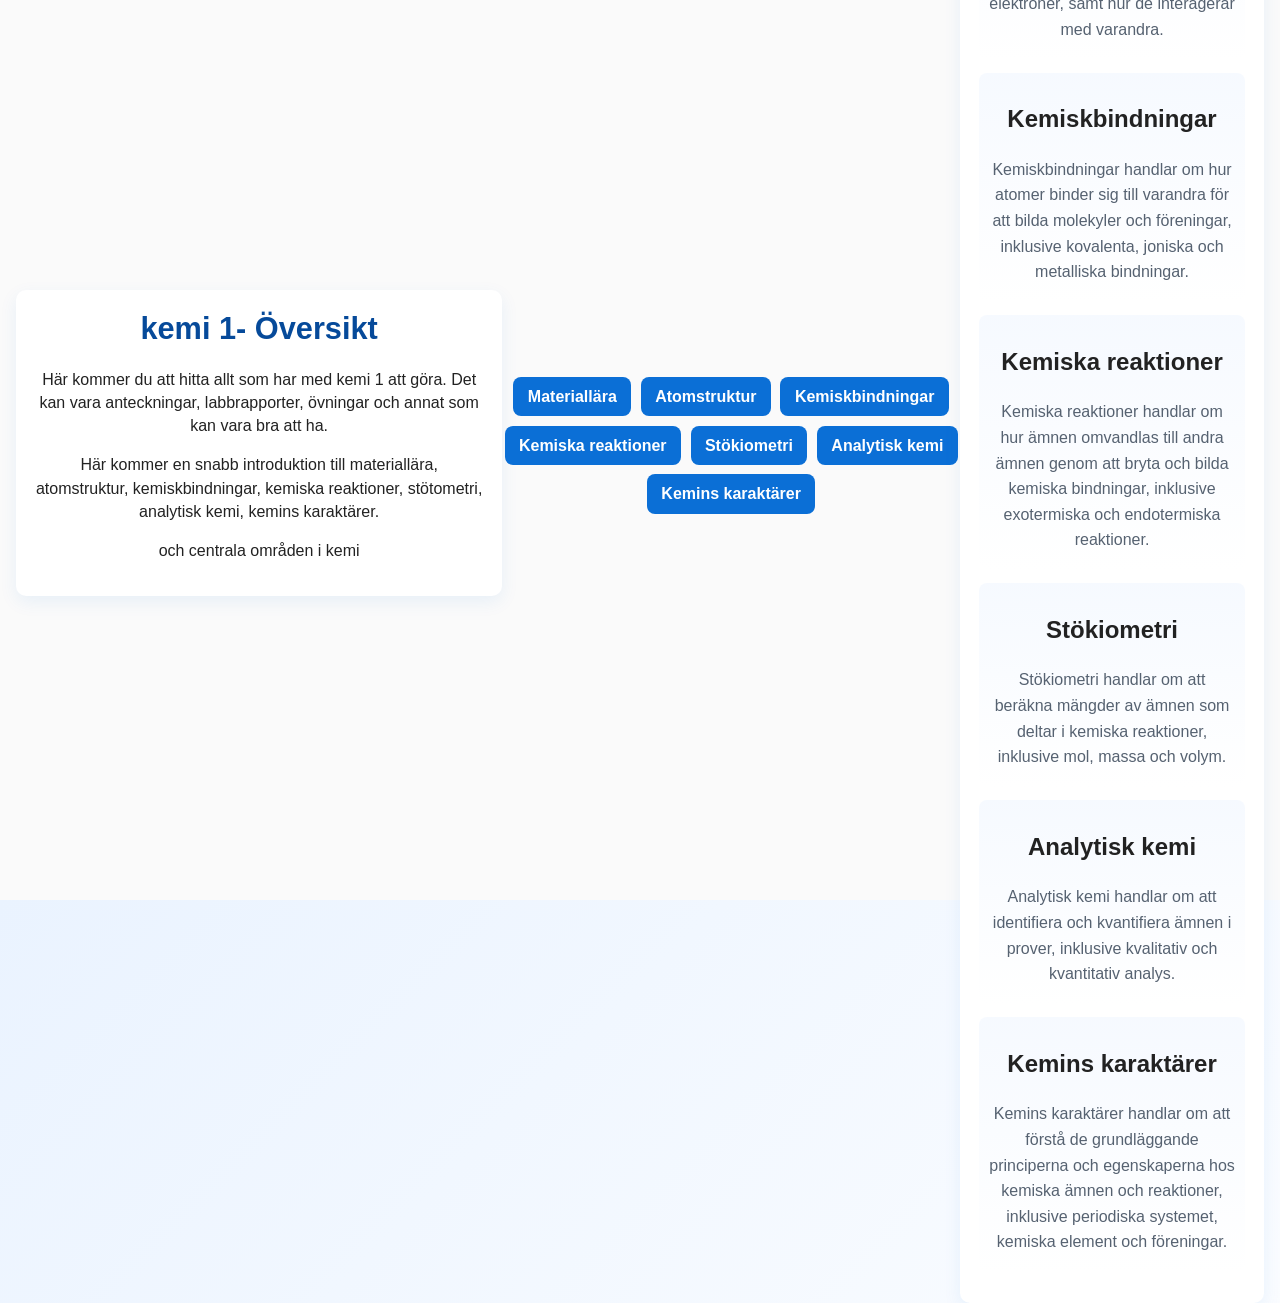
<file: Html-filer/index.html>
<!doctype html>
<html lang="sv">
  <head>
    <meta charset="UTF-8" />
    <meta name="viewport" content="width=device-width, initial-scale=1.0" />
    <title>kemi 1</title>
    <link rel="stylesheet" href="../Css-filer/style.css" />
  </head>
  <body>
    <header>
      <h1>kemi 1- Översikt</h1>
      <p>
        Här kommer du att hitta allt som har med kemi 1 att göra. Det kan vara
        anteckningar, labbrapporter, övningar och annat som kan vara bra att ha.
      </p>
      <p>
        Här kommer en snabb introduktion till materiallära, atomstruktur,
        kemiskbindningar, kemiska reaktioner, stötometri, analytisk kemi, kemins
        karaktärer.
      </p>
      <p>och centrala områden i kemi</p>
    </header>

    <nav>
      <ul>
        <li><a href="materiallara.html">Materiallära</a></li>
        <li><a href="atomstruktur.html">Atomstruktur</a></li>
        <li><a href="kemiskbindningar.html">Kemiskbindningar</a></li>
        <li><a href="kemiskareaktioner.html">Kemiska reaktioner</a></li>
        <li><a href="stotometri.html">Stökiometri</a></li>
        <li><a href="analytiskkemi.html">Analytisk kemi</a></li>
        <li><a href="keminskaraktarer.html">Kemins karaktärer</a></li>
      </ul>
    </nav>
    <main>
      <section id="materiallara">
        <h2>Materiallära</h2>
        <p>
          Materiallära handlar om att förstå och använda olika material, deras
          egenskaper och hur de kan användas i olika sammanhang.
        </p>
      </section>
      <section id="atomstruktur">
        <h2>Atomstruktur</h2>
        <p>
          Atomstruktur handlar om att förstå hur atomer är uppbyggda, inklusive
          deras kärna och elektroner, samt hur de interagerar med varandra.
        </p>
      </section>
      <section id="kemiskbindningar">
        <h2>Kemiskbindningar</h2>
        <p>
          Kemiskbindningar handlar om hur atomer binder sig till varandra för
          att bilda molekyler och föreningar, inklusive kovalenta, joniska och
          metalliska bindningar.
        </p>
      </section>
      <section id="kemiskareaktioner">
        <h2>Kemiska reaktioner</h2>
        <p>
          Kemiska reaktioner handlar om hur ämnen omvandlas till andra ämnen
          genom att bryta och bilda kemiska bindningar, inklusive exotermiska
          och endotermiska reaktioner.
        </p>
      </section>
      <section id="stotometri">
        <h2>Stökiometri</h2>
        <p>
          Stökiometri handlar om att beräkna mängder av ämnen som deltar i
          kemiska reaktioner, inklusive mol, massa och volym.
        </p>
      </section>
      <section id="analytiskkemi">
        <h2>Analytisk kemi</h2>
        <p>
          Analytisk kemi handlar om att identifiera och kvantifiera ämnen i
          prover, inklusive kvalitativ och kvantitativ analys.
        </p>
      </section>
      <section id="keminskaraktarer">
        <h2>Kemins karaktärer</h2>
        <p>
          Kemins karaktärer handlar om att förstå de grundläggande principerna
          och egenskaperna hos kemiska ämnen och reaktioner, inklusive
          periodiska systemet, kemiska element och föreningar.
        </p>
      </section>
    </main>
  </body>
</html>
</file>
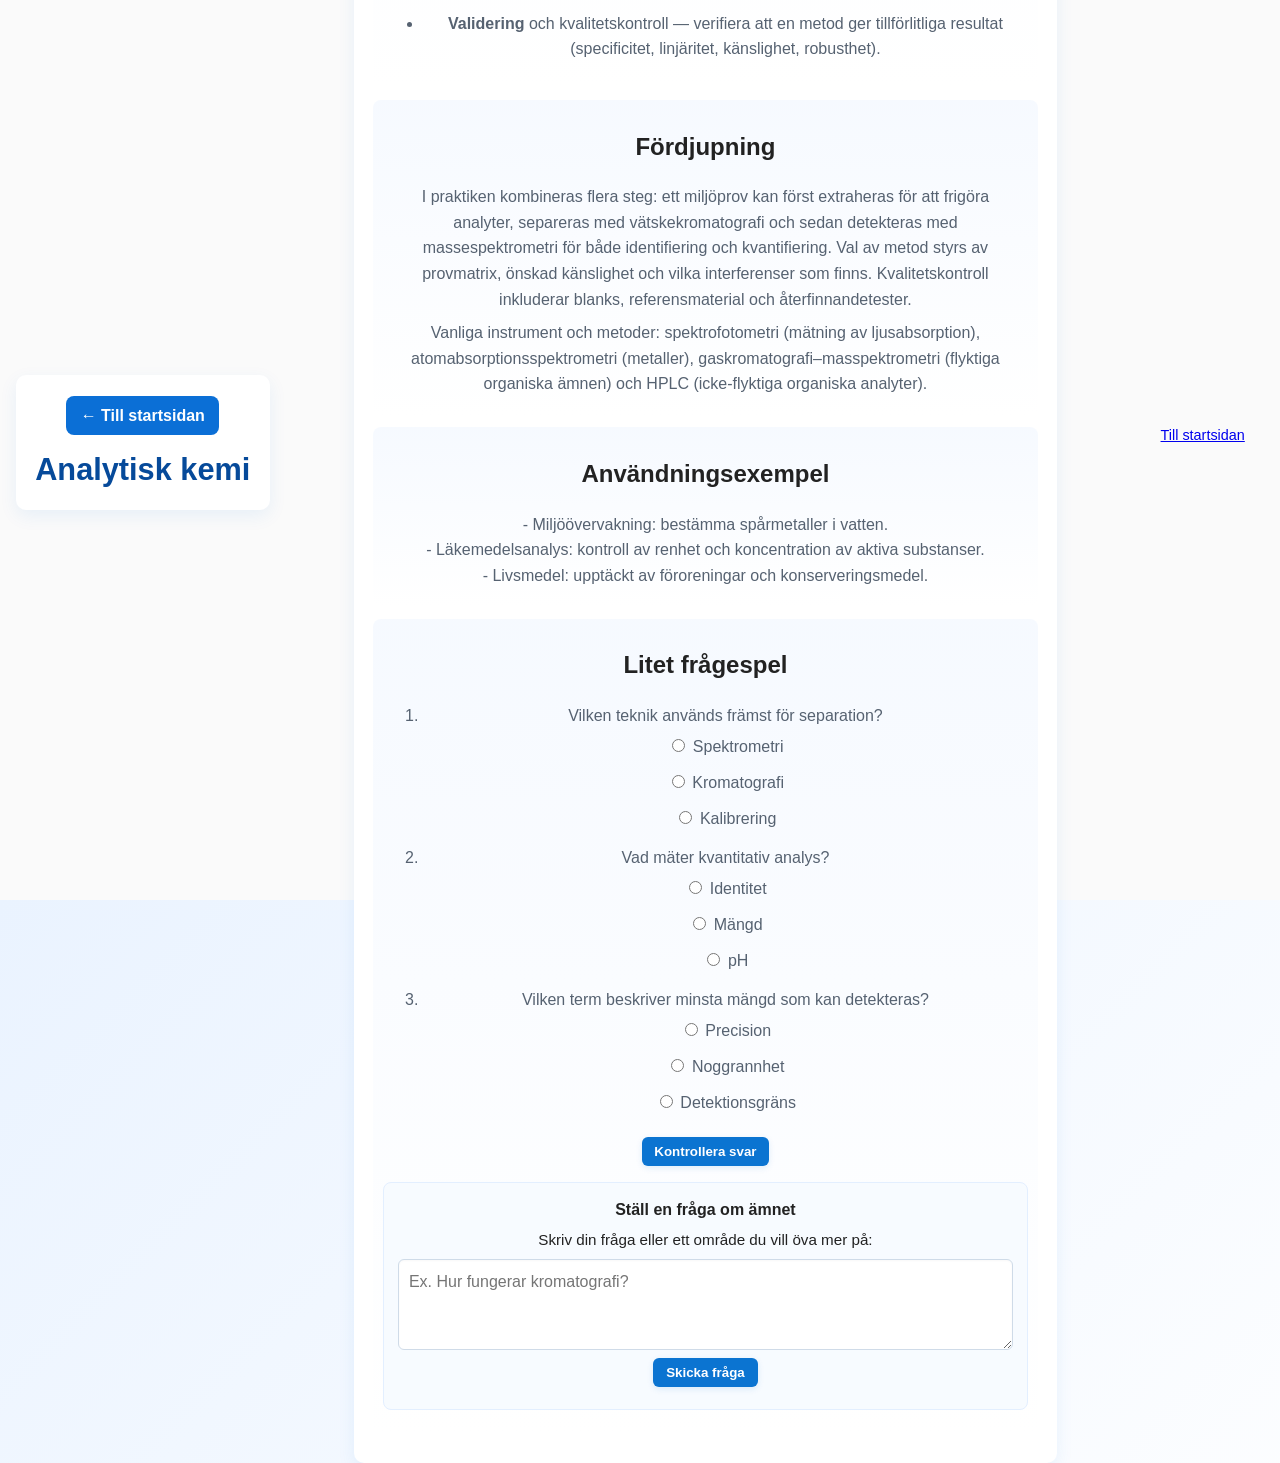
<file: Html-filer/analytiskkemi.html>
<!doctype html>
<html lang="sv">
  <head>
    <meta charset="UTF-8" />
    <meta name="viewport" content="width=device-width, initial-scale=1.0" />
    <title>Analytisk kemi</title>
    <link rel="stylesheet" href="../Css-filer/style.css" />
  </head>
  <body>
    <header>
      <nav>
        <a href="../index.html">← Till startsidan</a>
      </nav>
      <h1>Analytisk kemi</h1>
    </header>

    <main>
      <section>
        <h2>Begrepp</h2>
        <ul>
          <li>
            <strong>Kvalitativ analys</strong> — identifiera vilka ämnen som
            finns i ett prov (t.ex. påvisning av joner eller organiska
            funktionella grupper).
          </li>
          <li>
            <strong>Kvantitativ analys</strong> — bestämma mängden av ett ämne
            med numeriska metoder (t.ex. koncentration i mg/L eller mol/L).
          </li>
          <li>
            <strong>Provberedning</strong> — förbehandling som kan inkludera
            homogenisering, extraktion, filtrering, spädning eller nedbrytning
            för att få provet mätbart.
          </li>
          <li>
            <strong>Separation</strong> — tekniker som kromatografi eller
            elektrofores används för att dela upp komplexa blandningar innan
            detektion.
          </li>
          <li>
            <strong>Detektion</strong> — instrumentella metoder (spektrometri,
            massespektrometri, elektrokemi) som omvandlar en kemisk egenskap
            till en mätbar signal.
          </li>
          <li>
            <strong>Kalibrering</strong> — upprätta samband mellan signal och
            koncentration med standardserier; viktig för noggrannhet och
            spårbarhet.
          </li>
          <li>
            <strong>Noggrannhet</strong> och <strong>precision</strong> —
            noggrannhet är hur nära ett mått är det sanna värdet; precision är
            upprepbarheten mellan mätningar.
          </li>
          <li>
            <strong>Detektionsgräns</strong> — lägsta mängd som kan urskiljas
            från bakgrund; styr val av metod för spåranalyser.
          </li>
          <li>
            <strong>Validering</strong> och kvalitetskontroll — verifiera att en
            metod ger tillförlitliga resultat (specificitet, linjäritet,
            känslighet, robusthet).
          </li>
        </ul>
      </section>

      <section>
        <h2>Fördjupning</h2>
        <p>
          I praktiken kombineras flera steg: ett miljöprov kan först extraheras
          för att frigöra analyter, separeras med vätskekromatografi och sedan
          detekteras med massespektrometri för både identifiering och
          kvantifiering. Val av metod styrs av provmatrix, önskad känslighet och
          vilka interferenser som finns. Kvalitetskontroll inkluderar blanks,
          referensmaterial och återfinnandetester.
        </p>
        <p>
          Vanliga instrument och metoder: spektrofotometri (mätning av
          ljusabsorption), atomabsorptionsspektrometri (metaller),
          gaskromatografi–masspektrometri (flyktiga organiska ämnen) och HPLC
          (icke-flyktiga organiska analyter).
        </p>
      </section>

      <section>
        <h2>Användningsexempel</h2>
        <p>
          - Miljöövervakning: bestämma spårmetaller i vatten.<br />
          - Läkemedelsanalys: kontroll av renhet och koncentration av aktiva
          substanser.<br />
          - Livsmedel: upptäckt av föroreningar och konserveringsmedel.
        </p>
      </section>

      <section>
        <h2>Litet frågespel</h2>
        <form id="quiz">
          <ol>
            <li>
              Vilken teknik används främst för separation?
              <div>
                <label
                  ><input type="radio" name="q1" value="a" />
                  Spektrometri</label
                >
              </div>
              <div>
                <label
                  ><input type="radio" name="q1" value="b" />
                  Kromatografi</label
                >
              </div>
              <div>
                <label
                  ><input type="radio" name="q1" value="c" /> Kalibrering</label
                >
              </div>
            </li>
            <li>
              Vad mäter kvantitativ analys?
              <div>
                <label
                  ><input type="radio" name="q2" value="a" /> Identitet</label
                >
              </div>
              <div>
                <label><input type="radio" name="q2" value="b" /> Mängd</label>
              </div>
              <div>
                <label><input type="radio" name="q2" value="c" /> pH</label>
              </div>
            </li>
            <li>
              Vilken term beskriver minsta mängd som kan detekteras?
              <div>
                <label
                  ><input type="radio" name="q3" value="a" /> Precision</label
                >
              </div>
              <div>
                <label
                  ><input type="radio" name="q3" value="b" /> Noggrannhet</label
                >
              </div>
              <div>
                <label
                  ><input type="radio" name="q3" value="c" />
                  Detektionsgräns</label
                >
              </div>
            </li>
          </ol>
          <button type="button" id="checkanalytisk">Kontrollera svar</button>
        </form>

        <!-- Ny ruta där användaren kan ställa en övningsfråga om ämnet -->
        <section aria-labelledby="ovningsrubrik" class="ovning">
          <h3 id="ovningsrubrik">Ställ en fråga om ämnet</h3>
          <form id="ovningsformular">
            <label for="ovningsfalt"
              >Skriv din fråga eller ett område du vill öva mer på:</label
            >
            <textarea
              id="ovningsfalt"
              name="ovningsfalt"
              rows="3"
              placeholder="Ex. Hur fungerar kromatografi?"
            ></textarea>
            <div>
              <button type="submit">Skicka fråga</button>
            </div>
          </form>
          <p id="ovningsresultat" aria-live="polite"></p>
        </section>
      </section>
    </main>

    <footer>
      <p><a href="../index.html">Till startsidan</a></p>
    </footer>

    <script src="../JavaScript-filer/slutprojekt.js"></script>
  </body>
</html>
</file>
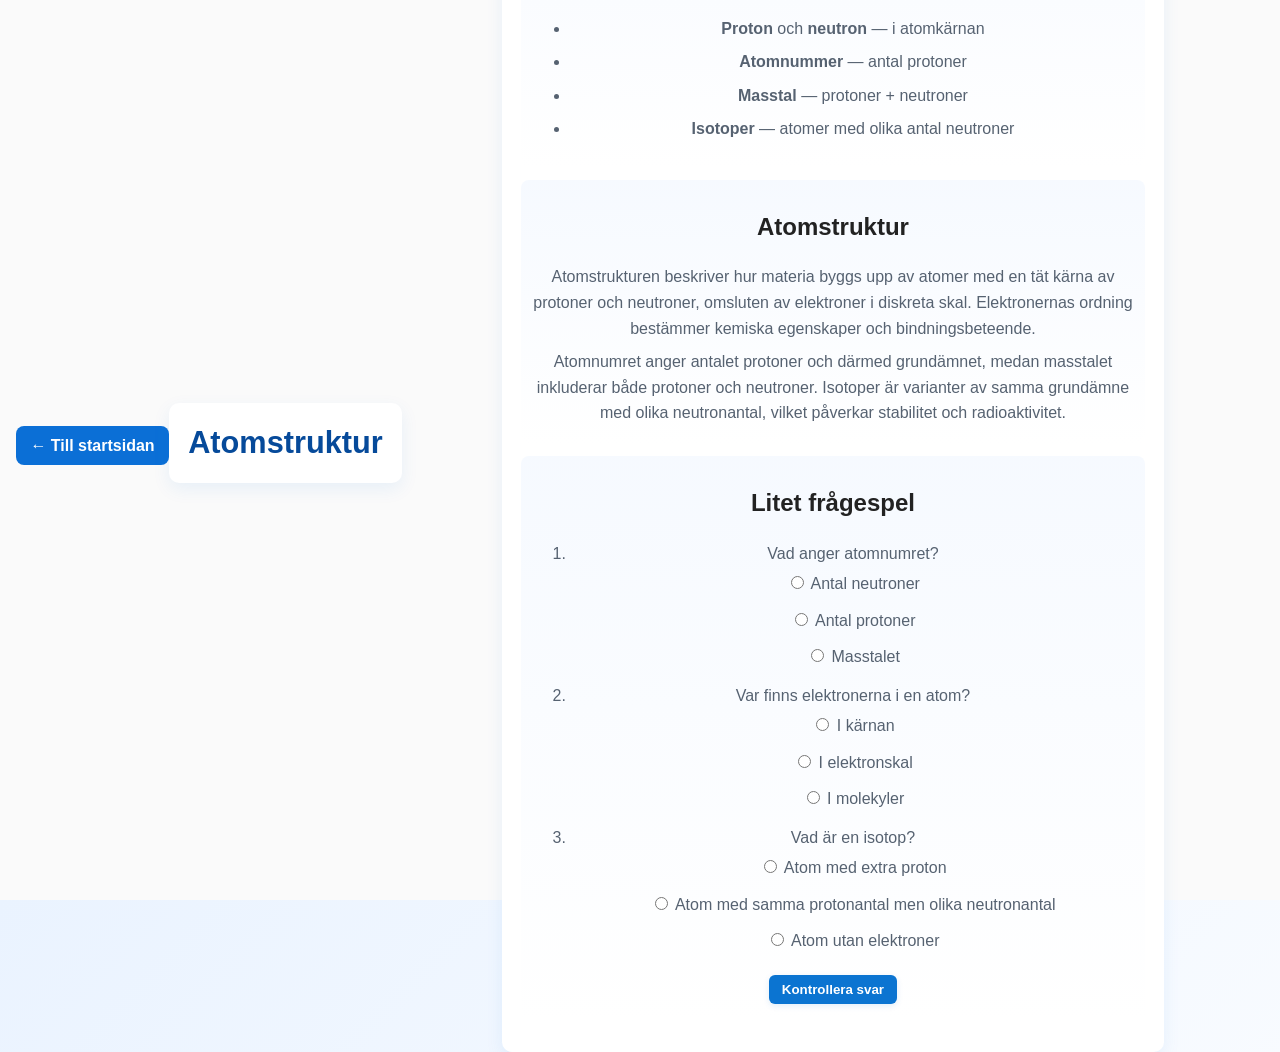
<file: Html-filer/atomstruktur.html>
<!doctype html>
<html lang="sv">
  <head>
    <meta charset="utf-8" />
    <meta name="viewport" content="width=device-width, initial-scale=1" />
    <title>Atomstruktur</title>
    <link rel="stylesheet" href="../Css-filer/style.css" />
  </head>
  <body>
    <nav>
      <a href="../index.html">← Till startsidan</a>
    </nav>
    <header><h1>Atomstruktur</h1></header>
    <main>
      <section>
        <h2>Begrepp</h2>
        <ul>
          <li><strong>Atom</strong> — minsta enhet av ett grundämne</li>
          <li><strong>Elektronskal</strong> — nivåer där elektroner finns</li>
          <li>
            <strong>Proton</strong> och <strong>neutron</strong> — i atomkärnan
          </li>
          <li><strong>Atomnummer</strong> — antal protoner</li>
          <li><strong>Masstal</strong> — protoner + neutroner</li>
          <li><strong>Isotoper</strong> — atomer med olika antal neutroner</li>
        </ul>
      </section>

      <section>
        <h2>Atomstruktur</h2>
        <p>
          Atomstrukturen beskriver hur materia byggs upp av atomer med en tät
          kärna av protoner och neutroner, omsluten av elektroner i diskreta
          skal. Elektronernas ordning bestämmer kemiska egenskaper och
          bindningsbeteende.
        </p>
        <p>
          Atomnumret anger antalet protoner och därmed grundämnet, medan
          masstalet inkluderar både protoner och neutroner. Isotoper är
          varianter av samma grundämne med olika neutronantal, vilket påverkar
          stabilitet och radioaktivitet.
        </p>
      </section>

      <section>
        <h2>Litet frågespel</h2>
        <form id="quiz">
          <ol>
            <li>
              Vad anger atomnumret?
              <div>
                <label
                  ><input type="radio" name="q1" value="a" /> Antal
                  neutroner</label
                >
              </div>
              <div>
                <label
                  ><input type="radio" name="q1" value="b" /> Antal
                  protoner</label
                >
              </div>
              <div>
                <label
                  ><input type="radio" name="q1" value="c" /> Masstalet</label
                >
              </div>
            </li>
            <li>
              Var finns elektronerna i en atom?
              <div>
                <label
                  ><input type="radio" name="q2" value="a" /> I kärnan</label
                >
              </div>
              <div>
                <label
                  ><input type="radio" name="q2" value="b" /> I
                  elektronskal</label
                >
              </div>
              <div>
                <label
                  ><input type="radio" name="q2" value="c" /> I molekyler</label
                >
              </div>
            </li>
            <li>
              Vad är en isotop?
              <div>
                <label
                  ><input type="radio" name="q3" value="a" /> Atom med extra
                  proton</label
                >
              </div>
              <div>
                <label
                  ><input type="radio" name="q3" value="b" /> Atom med samma
                  protonantal men olika neutronantal</label
                >
              </div>
              <div>
                <label
                  ><input type="radio" name="q3" value="c" /> Atom utan
                  elektroner</label
                >
              </div>
            </li>
          </ol>
          <button type="button" id="checkstruktur">Kontrollera svar</button>
        </form>
        <p id="resultstruktur" aria-live="polite"></p>
      </section>
    </main>

    <script src="../JavaScript-filer/slutprojekt.js"></script>
  </body>
</html>
</file>
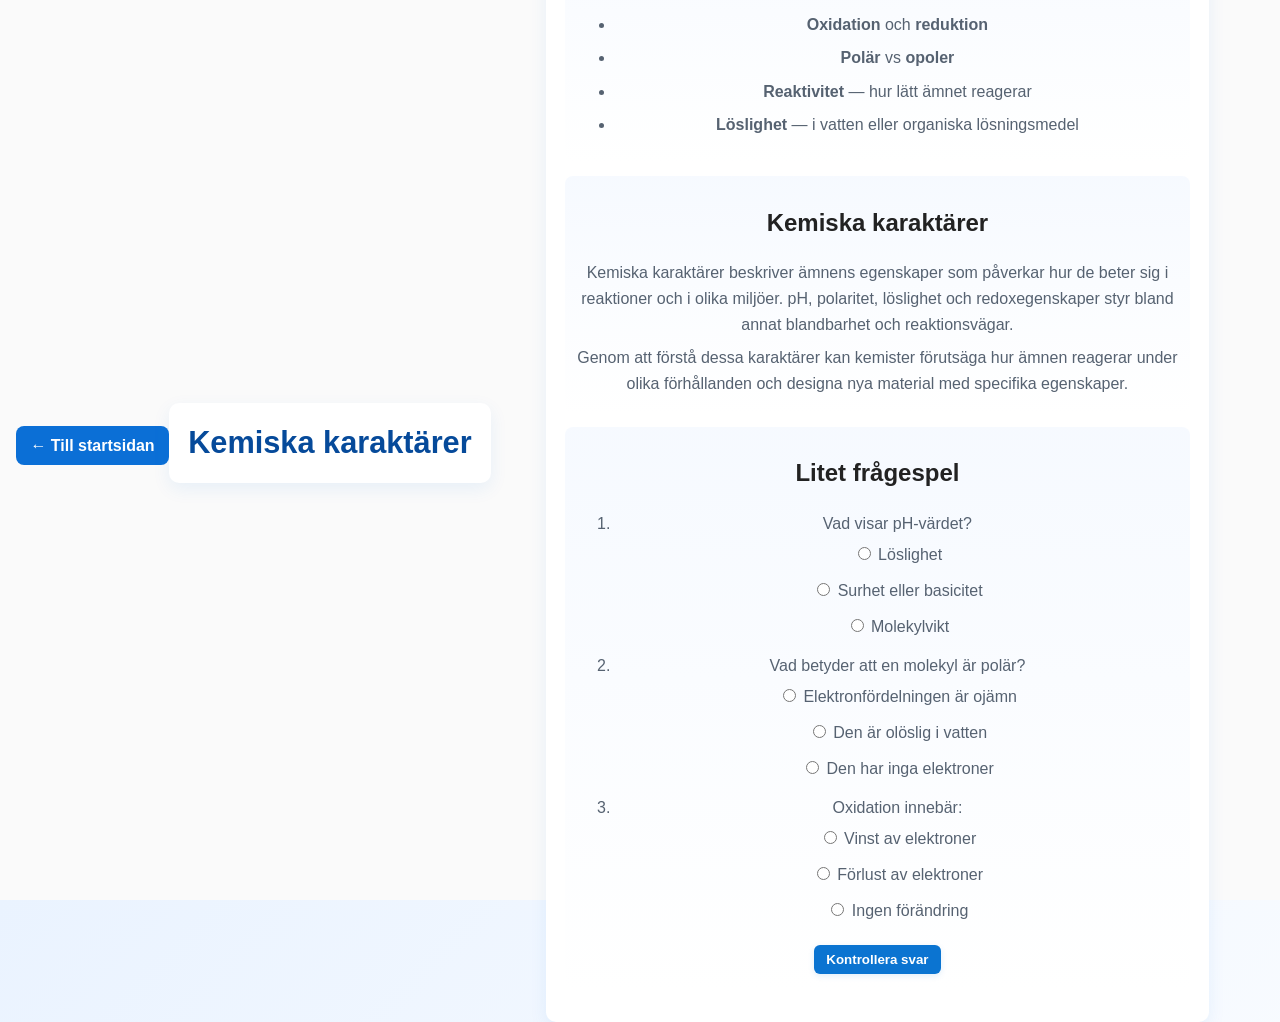
<file: Html-filer/keminskaraktarer.html>
<!doctype html>
<html lang="sv">
  <head>
    <meta charset="utf-8" />
    <meta name="viewport" content="width=device-width, initial-scale=1" />
    <title>Kemiska karaktärer</title>
    <link rel="stylesheet" href="../Css-filer/style.css" />
  </head>
  <body>
    <nav>
      <a href="../index.html">← Till startsidan</a>
    </nav>
    <header><h1>Kemiska karaktärer</h1></header>
    <main>
      <section>
        <h2>Begrepp</h2>
        <ul>
          <li><strong>Aciditet/basiskhet (pH)</strong></li>
          <li><strong>Oxidation</strong> och <strong>reduktion</strong></li>
          <li><strong>Polär</strong> vs <strong>opoler</strong></li>
          <li><strong>Reaktivitet</strong> — hur lätt ämnet reagerar</li>
          <li>
            <strong>Löslighet</strong> — i vatten eller organiska lösningsmedel
          </li>
        </ul>
      </section>

      <section>
        <h2>Kemiska karaktärer</h2>
        <p>
          Kemiska karaktärer beskriver ämnens egenskaper som påverkar hur de
          beter sig i reaktioner och i olika miljöer. pH, polaritet, löslighet
          och redoxegenskaper styr bland annat blandbarhet och reaktionsvägar.
        </p>
        <p>
          Genom att förstå dessa karaktärer kan kemister förutsäga hur ämnen
          reagerar under olika förhållanden och designa nya material med
          specifika egenskaper.
        </p>
      </section>

      <section>
        <h2>Litet frågespel</h2>
        <form id="quiz">
          <ol>
            <li>
              Vad visar pH-värdet?
              <div>
                <label
                  ><input type="radio" name="q1" value="a" /> Löslighet</label
                >
              </div>
              <div>
                <label
                  ><input type="radio" name="q1" value="b" /> Surhet eller
                  basicitet</label
                >
              </div>
              <div>
                <label
                  ><input type="radio" name="q1" value="c" /> Molekylvikt</label
                >
              </div>
            </li>
            <li>
              Vad betyder att en molekyl är polär?
              <div>
                <label
                  ><input type="radio" name="q2" value="a" />
                  Elektronfördelningen är ojämn</label
                >
              </div>
              <div>
                <label
                  ><input type="radio" name="q2" value="b" /> Den är olöslig i
                  vatten</label
                >
              </div>
              <div>
                <label
                  ><input type="radio" name="q2" value="c" /> Den har inga
                  elektroner</label
                >
              </div>
            </li>
            <li>
              Oxidation innebär:
              <div>
                <label
                  ><input type="radio" name="q3" value="a" /> Vinst av
                  elektroner</label
                >
              </div>
              <div>
                <label
                  ><input type="radio" name="q3" value="b" /> Förlust av
                  elektroner</label
                >
              </div>
              <div>
                <label
                  ><input type="radio" name="q3" value="c" /> Ingen
                  förändring</label
                >
              </div>
            </li>
          </ol>
          <button type="button" id="checkkaraktär">Kontrollera svar</button>
        </form>
        <p id="resultkaraktär" aria-live="polite"></p>
      </section>
    </main>

    <script src="../JavaScript-filer/slutprojekt.js"></script>
  </body>
</html>
</file>
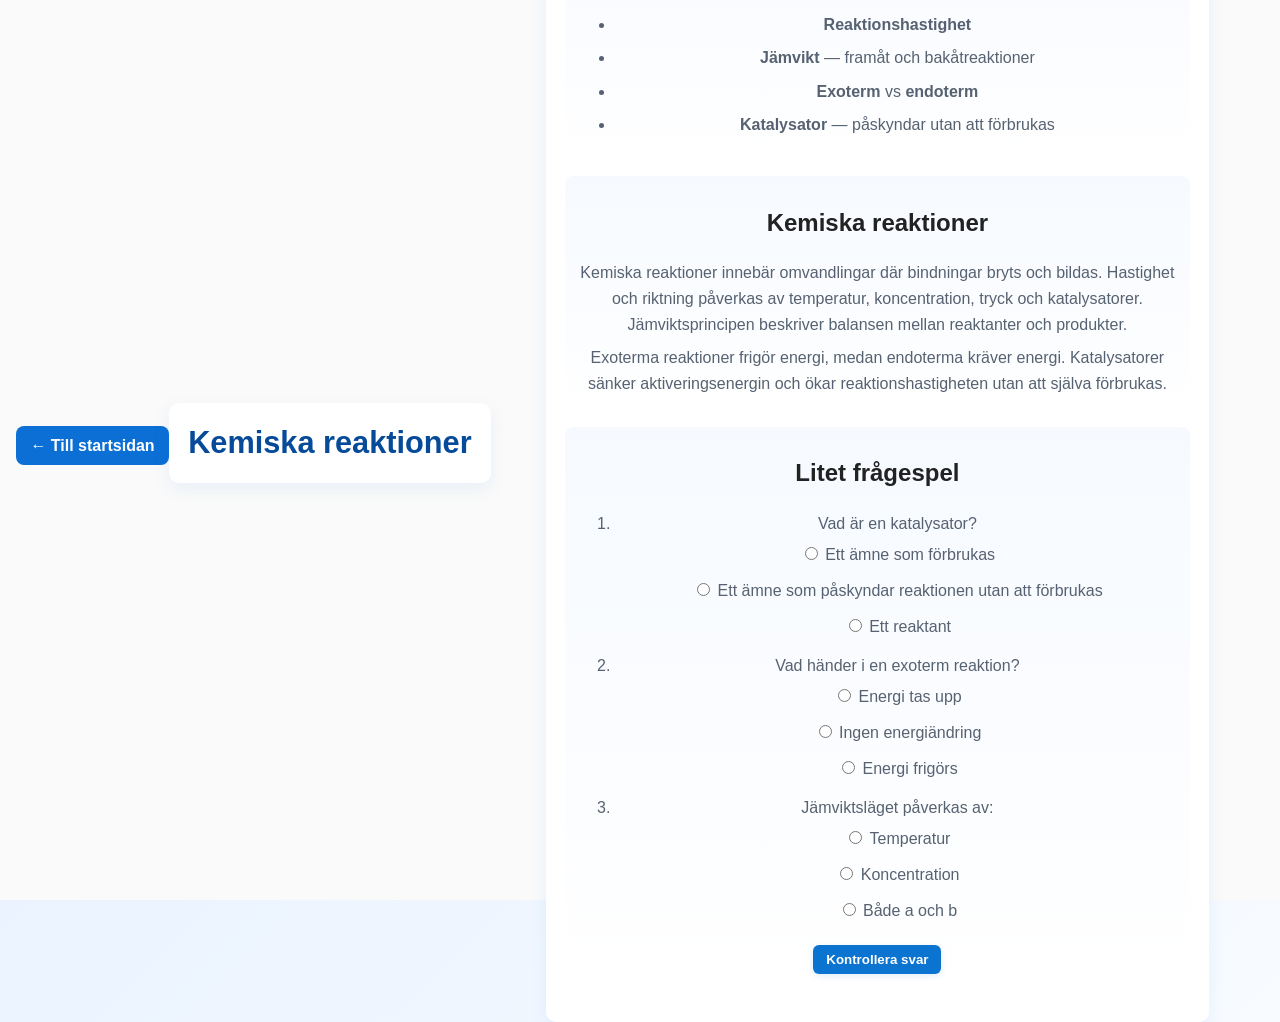
<file: Html-filer/kemiskareaktioner.html>
<!doctype html>
<html lang="sv">
  <head>
    <meta charset="utf-8" />
    <meta name="viewport" content="width=device-width, initial-scale=1" />
    <title>Kemiska reaktioner</title>
    <link rel="stylesheet" href="../Css-filer/style.css" />
  </head>
  <body>
    <nav>
      <a href="../index.html">← Till startsidan</a>
    </nav>
    <header><h1>Kemiska reaktioner</h1></header>
    <main>
      <section>
        <h2>Begrepp</h2>
        <ul>
          <li><strong>Reaktanter</strong> och <strong>produkter</strong></li>
          <li><strong>Reaktionshastighet</strong></li>
          <li><strong>Jämvikt</strong> — framåt och bakåtreaktioner</li>
          <li><strong>Exoterm</strong> vs <strong>endoterm</strong></li>
          <li><strong>Katalysator</strong> — påskyndar utan att förbrukas</li>
        </ul>
      </section>

      <section>
        <h2>Kemiska reaktioner</h2>
        <p>
          Kemiska reaktioner innebär omvandlingar där bindningar bryts och
          bildas. Hastighet och riktning påverkas av temperatur, koncentration,
          tryck och katalysatorer. Jämviktsprincipen beskriver balansen mellan
          reaktanter och produkter.
        </p>
        <p>
          Exoterma reaktioner frigör energi, medan endoterma kräver energi.
          Katalysatorer sänker aktiveringsenergin och ökar reaktionshastigheten
          utan att själva förbrukas.
        </p>
      </section>

      <section>
        <h2>Litet frågespel</h2>
        <form id="quiz">
          <ol>
            <li>
              Vad är en katalysator?
              <div>
                <label
                  ><input type="radio" name="q1" value="a" /> Ett ämne som
                  förbrukas</label
                >
              </div>
              <div>
                <label
                  ><input type="radio" name="q1" value="b" /> Ett ämne som
                  påskyndar reaktionen utan att förbrukas</label
                >
              </div>
              <div>
                <label
                  ><input type="radio" name="q1" value="c" /> Ett
                  reaktant</label
                >
              </div>
            </li>
            <li>
              Vad händer i en exoterm reaktion?
              <div>
                <label
                  ><input type="radio" name="q2" value="a" /> Energi tas
                  upp</label
                >
              </div>
              <div>
                <label
                  ><input type="radio" name="q2" value="b" /> Ingen
                  energiändring</label
                >
              </div>
              <div>
                <label
                  ><input type="radio" name="q2" value="c" /> Energi
                  frigörs</label
                >
              </div>
            </li>
            <li>
              Jämviktsläget påverkas av:
              <div>
                <label
                  ><input type="radio" name="q3" value="a" /> Temperatur</label
                >
              </div>
              <div>
                <label
                  ><input type="radio" name="q3" value="b" />
                  Koncentration</label
                >
              </div>
              <div>
                <label
                  ><input type="radio" name="q3" value="c" /> Både a och
                  b</label
                >
              </div>
            </li>
          </ol>
          <button type="button" id="checkreaktion">Kontrollera svar</button>
        </form>
        <p id="resultreaktion" aria-live="polite"></p>
      </section>
    </main>

    <script src="../JavaScript-filer/slutprojekt.js"></script>
  </body>
</html>
</file>
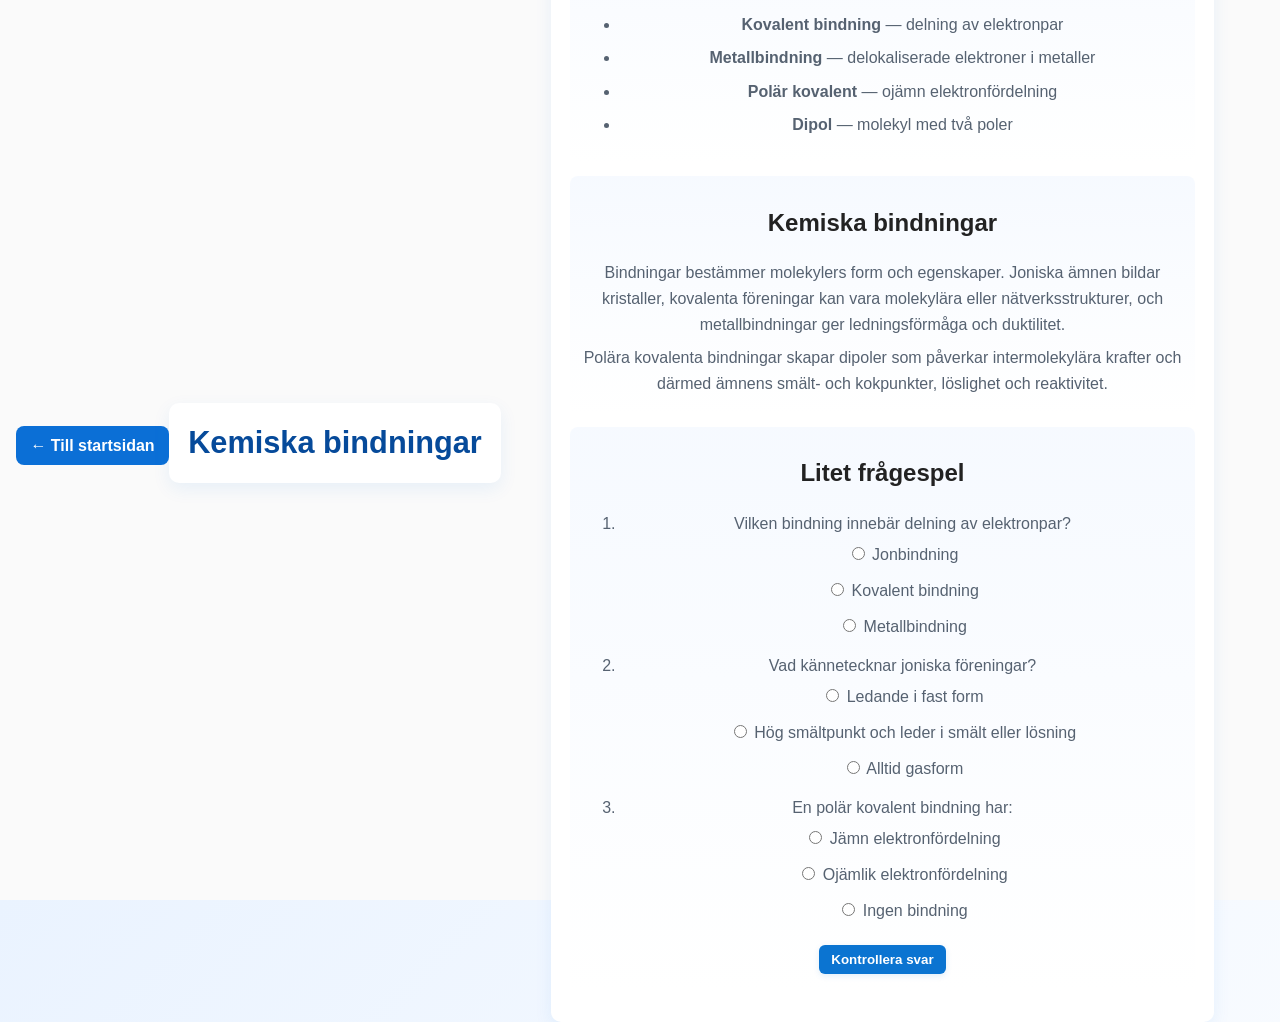
<file: Html-filer/kemiskbindningar.html>
<!doctype html>
<html lang="sv">
  <head>
    <meta charset="utf-8" />
    <meta name="viewport" content="width=device-width, initial-scale=1" />
    <title>Kemiska bindningar</title>
    <link rel="stylesheet" href="../Css-filer/style.css" />
  </head>
  <body>
    <nav>
      <a href="../index.html">← Till startsidan</a>
    </nav>
    <header><h1>Kemiska bindningar</h1></header>
    <main>
      <section>
        <h2>Begrepp</h2>
        <ul>
          <li>
            <strong>Jonbindning</strong> — elektrostatisk attraktion mellan
            joner
          </li>
          <li><strong>Kovalent bindning</strong> — delning av elektronpar</li>
          <li>
            <strong>Metallbindning</strong> — delokaliserade elektroner i
            metaller
          </li>
          <li><strong>Polär kovalent</strong> — ojämn elektronfördelning</li>
          <li><strong>Dipol</strong> — molekyl med två poler</li>
        </ul>
      </section>

      <section>
        <h2>Kemiska bindningar</h2>
        <p>
          Bindningar bestämmer molekylers form och egenskaper. Joniska ämnen
          bildar kristaller, kovalenta föreningar kan vara molekylära eller
          nätverksstrukturer, och metallbindningar ger ledningsförmåga och
          duktilitet.
        </p>
        <p>
          Polära kovalenta bindningar skapar dipoler som påverkar
          intermolekylära krafter och därmed ämnens smält- och kokpunkter,
          löslighet och reaktivitet.
        </p>
      </section>

      <section>
        <h2>Litet frågespel</h2>
        <form id="quiz">
          <ol>
            <li>
              Vilken bindning innebär delning av elektronpar?
              <div>
                <label
                  ><input type="radio" name="q1" value="a" /> Jonbindning</label
                >
              </div>
              <div>
                <label
                  ><input type="radio" name="q1" value="b" /> Kovalent
                  bindning</label
                >
              </div>
              <div>
                <label
                  ><input type="radio" name="q1" value="c" />
                  Metallbindning</label
                >
              </div>
            </li>
            <li>
              Vad kännetecknar joniska föreningar?
              <div>
                <label
                  ><input type="radio" name="q2" value="a" /> Ledande i fast
                  form</label
                >
              </div>
              <div>
                <label
                  ><input type="radio" name="q2" value="b" /> Hög smältpunkt och
                  leder i smält eller lösning</label
                >
              </div>
              <div>
                <label
                  ><input type="radio" name="q2" value="c" /> Alltid
                  gasform</label
                >
              </div>
            </li>
            <li>
              En polär kovalent bindning har:
              <div>
                <label
                  ><input type="radio" name="q3" value="a" /> Jämn
                  elektronfördelning</label
                >
              </div>
              <div>
                <label
                  ><input type="radio" name="q3" value="b" /> Ojämlik
                  elektronfördelning</label
                >
              </div>
              <div>
                <label
                  ><input type="radio" name="q3" value="c" /> Ingen
                  bindning</label
                >
              </div>
            </li>
          </ol>
          <button type="button" id="checkbindning">Kontrollera svar</button>
        </form>
        <p id="resultbindning" aria-live="polite"></p>
      </section>
    </main>

    <script src="../JavaScript-filer/slutprojekt.js"></script>
  </body>
</html>
</file>
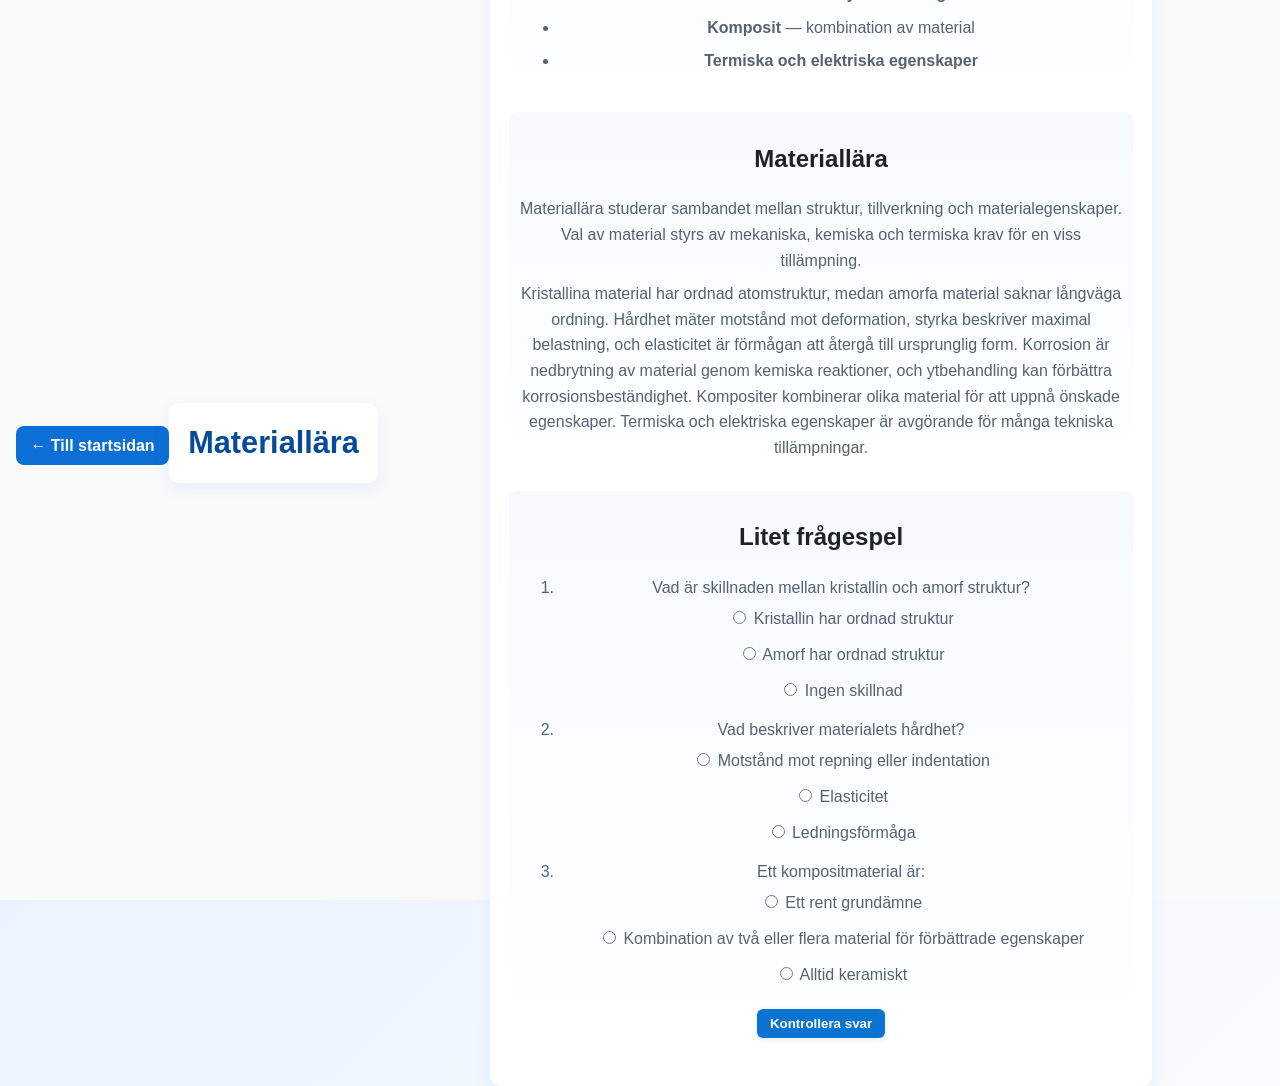
<file: Html-filer/materiallara.html>
<!doctype html>
<html lang="sv">
  <head>
    <meta charset="utf-8" />
    <meta name="viewport" content="width=device-width, initial-scale=1" />
    <title>Materiallära</title>
    <link rel="stylesheet" href="../Css-filer/style.css" />
  </head>
  <body>
    <nav>
      <a href="../index.html">← Till startsidan</a>
    </nav>
    <header><h1>Materiallära</h1></header>
    <main>
      <section>
        <h2>Begrepp</h2>
        <ul>
          <li>
            <strong>Kristallin</strong> vs <strong>amorfi</strong> struktur
          </li>
          <li>
            <strong>Hårdhet</strong>, <strong>styrka</strong> och
            <strong>elasticitet</strong>
          </li>
          <li><strong>Korrosion</strong> och <strong>ytbehandling</strong></li>
          <li><strong>Komposit</strong> — kombination av material</li>
          <li><strong>Termiska och elektriska egenskaper</strong></li>
        </ul>
      </section>

      <section>
        <h2>Materiallära</h2>
        <p>
          Materiallära studerar sambandet mellan struktur, tillverkning och
          materialegenskaper. Val av material styrs av mekaniska, kemiska och
          termiska krav för en viss tillämpning.
        </p>
        <p>
          Kristallina material har ordnad atomstruktur, medan amorfa material
          saknar långväga ordning. Hårdhet mäter motstånd mot deformation,
          styrka beskriver maximal belastning, och elasticitet är förmågan att
          återgå till ursprunglig form. Korrosion är nedbrytning av material
          genom kemiska reaktioner, och ytbehandling kan förbättra
          korrosionsbeständighet. Kompositer kombinerar olika material för att
          uppnå önskade egenskaper. Termiska och elektriska egenskaper är
          avgörande för många tekniska tillämpningar.
        </p>
      </section>

      <section>
        <h2>Litet frågespel</h2>
        <form id="quiz">
          <ol>
            <li>
              Vad är skillnaden mellan kristallin och amorf struktur?
              <div>
                <label
                  ><input type="radio" name="q1" value="a" /> Kristallin har
                  ordnad struktur</label
                >
              </div>
              <div>
                <label
                  ><input type="radio" name="q1" value="b" /> Amorf har ordnad
                  struktur</label
                >
              </div>
              <div>
                <label
                  ><input type="radio" name="q1" value="c" /> Ingen
                  skillnad</label
                >
              </div>
            </li>
            <li>
              Vad beskriver materialets hårdhet?
              <div>
                <label
                  ><input type="radio" name="q2" value="a" /> Motstånd mot
                  repning eller indentation</label
                >
              </div>
              <div>
                <label
                  ><input type="radio" name="q2" value="b" /> Elasticitet</label
                >
              </div>
              <div>
                <label
                  ><input type="radio" name="q2" value="c" />
                  Ledningsförmåga</label
                >
              </div>
            </li>
            <li>
              Ett kompositmaterial är:
              <div>
                <label
                  ><input type="radio" name="q3" value="a" /> Ett rent
                  grundämne</label
                >
              </div>
              <div>
                <label
                  ><input type="radio" name="q3" value="b" /> Kombination av två
                  eller flera material för förbättrade egenskaper</label
                >
              </div>
              <div>
                <label
                  ><input type="radio" name="q3" value="c" /> Alltid
                  keramiskt</label
                >
              </div>
            </li>
          </ol>
          <button type="button" id="checkmaterial">Kontrollera svar</button>
        </form>
        <p id="resultmaterial" aria-live="polite"></p>
      </section>
    </main>

    <script src="../JavaScript-filer/slutprojekt.js"></script>
  </body>
</html>
</file>
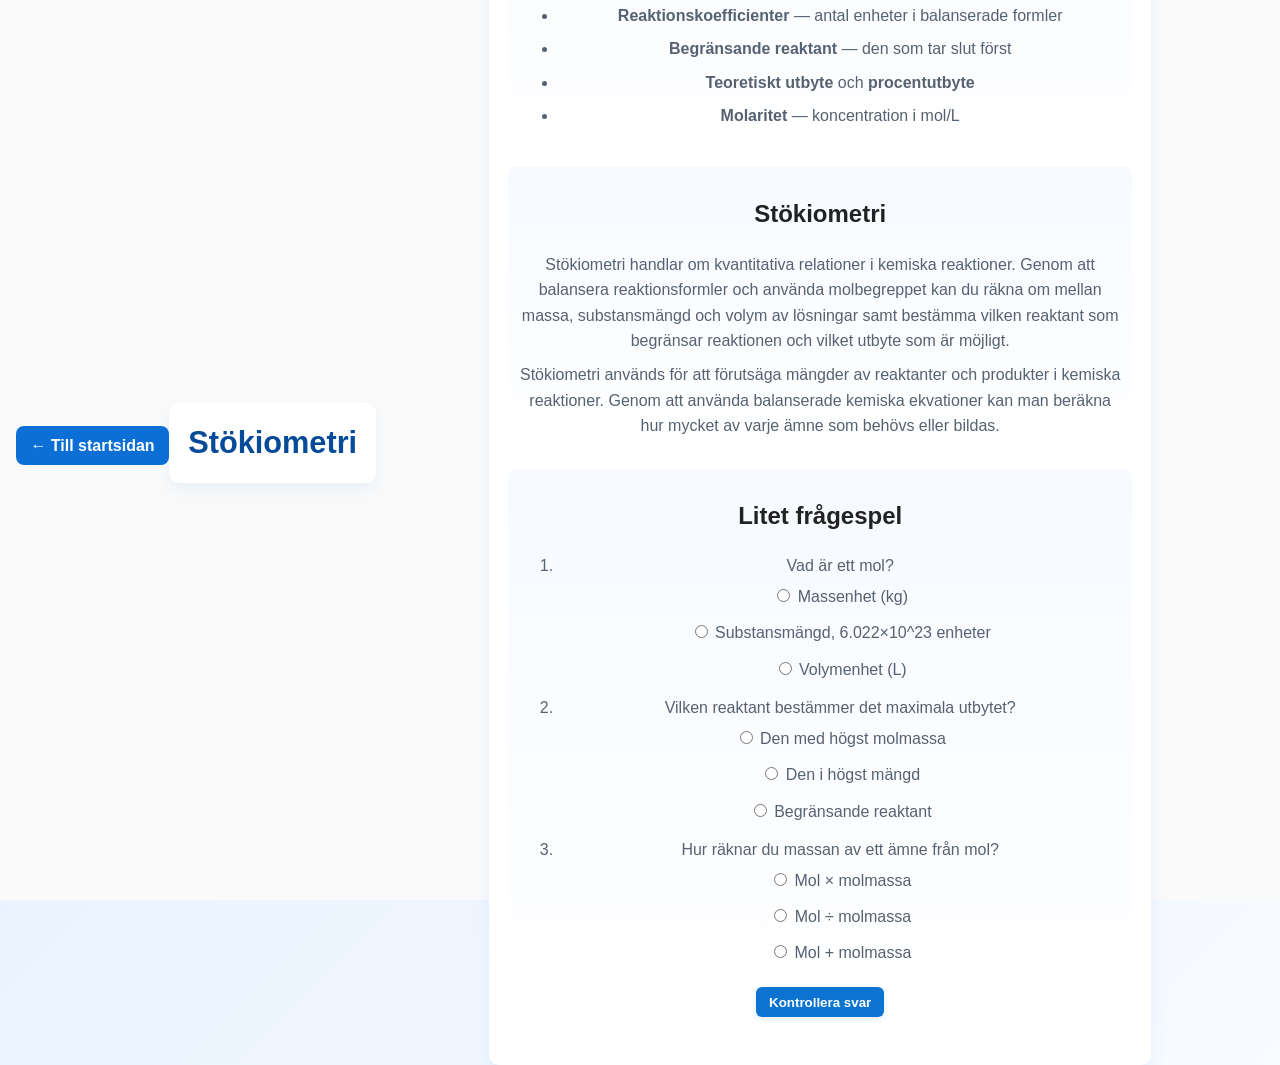
<file: Html-filer/stotometri.html>
<!doctype html>
<html lang="sv">
  <head>
    <meta charset="utf-8" />
    <meta name="viewport" content="width=device-width, initial-scale=1" />
    <title>Stökiometri</title>
    <link rel="stylesheet" href="../Css-filer/style.css" />
  </head>
  <body>
    <nav>
      <a href="../index.html">← Till startsidan</a>
    </nav>
    <header><h1>Stökiometri</h1></header>
    <main>
      <section>
        <h2>Begrepp</h2>
        <ul>
          <li><strong>Mol</strong> — substansmängd (6.022×10^23 enheter)</li>
          <li><strong>Molmassa</strong> — massa per mol (g/mol)</li>
          <li>
            <strong>Reaktionskoefficienter</strong> — antal enheter i
            balanserade formler
          </li>
          <li>
            <strong>Begränsande reaktant</strong> — den som tar slut först
          </li>
          <li>
            <strong>Teoretiskt utbyte</strong> och
            <strong>procentutbyte</strong>
          </li>
          <li><strong>Molaritet</strong> — koncentration i mol/L</li>
        </ul>
      </section>

      <section>
        <h2>Stökiometri</h2>
        <p>
          Stökiometri handlar om kvantitativa relationer i kemiska reaktioner.
          Genom att balansera reaktionsformler och använda molbegreppet kan du
          räkna om mellan massa, substansmängd och volym av lösningar samt
          bestämma vilken reaktant som begränsar reaktionen och vilket utbyte
          som är möjligt.
        </p>
        <p>
          Stökiometri används för att förutsäga mängder av reaktanter och
          produkter i kemiska reaktioner. Genom att använda balanserade kemiska
          ekvationer kan man beräkna hur mycket av varje ämne som behövs eller
          bildas.
        </p>
      </section>

      <section>
        <h2>Litet frågespel</h2>
        <form id="quiz">
          <ol>
            <li>
              Vad är ett mol?
              <div>
                <label
                  ><input type="radio" name="q1" value="a" /> Massenhet
                  (kg)</label
                >
              </div>
              <div>
                <label
                  ><input type="radio" name="q1" value="b" /> Substansmängd,
                  6.022×10^23 enheter</label
                >
              </div>
              <div>
                <label
                  ><input type="radio" name="q1" value="c" /> Volymenhet
                  (L)</label
                >
              </div>
            </li>
            <li>
              Vilken reaktant bestämmer det maximala utbytet?
              <div>
                <label
                  ><input type="radio" name="q2" value="a" /> Den med högst
                  molmassa</label
                >
              </div>
              <div>
                <label
                  ><input type="radio" name="q2" value="b" /> Den i högst
                  mängd</label
                >
              </div>
              <div>
                <label
                  ><input type="radio" name="q2" value="c" /> Begränsande
                  reaktant</label
                >
              </div>
            </li>
            <li>
              Hur räknar du massan av ett ämne från mol?
              <div>
                <label
                  ><input type="radio" name="q3" value="a" /> Mol ×
                  molmassa</label
                >
              </div>
              <div>
                <label
                  ><input type="radio" name="q3" value="b" /> Mol ÷
                  molmassa</label
                >
              </div>
              <div>
                <label
                  ><input type="radio" name="q3" value="c" /> Mol +
                  molmassa</label
                >
              </div>
            </li>
          </ol>
          <button type="button" id="checkstoto">Kontrollera svar</button>
        </form>
        <p id="resultstoto" aria-live="polite"></p>
      </section>
    </main>

    <script src="../JavaScript-filer/slutprojekt.js"></script>
  </body>
</html>
</file>
<file: Css-filer/style.css>
/* Färgvariabler och tema */
:root{
    /* Gradientstart- och slutfärg för bakgrunden */
    --bg-start: #eaf3ff;
    --bg-end: #ffffff;
    /* Bakgrund för kort (header/main/footer) */
    --card-bg: #ffffff;
    /* Huvudaccentfärg (knappar/länkar) */
    --accent: #0b6fd6;
    /* Mörkare accent för hover/kontrast */
    --accent-dark: #064a9a;
    /* Dämpad textfärg för brödtext */
    --muted: #566271;
}

/* Box sizing för enklare layoutberäkningar */
*{box-sizing:border-box}

html,body{
    height:100%; /* gör att flex-centrering fungerar fullt ut */
    margin:0; /* tar bort standardmarginaler */
    font-family: "Segoe UI", Roboto, Arial, sans-serif; /* läsbar sans-serif */
    /* mjuk diagonal bakgrundsgradient */
    background: linear-gradient(135deg, var(--bg-start), var(--bg-end));
    color:#172021; /* standardtextfärg */
}

/* Centrera allt innehåll horisontellt och vertikalt */
body{
    display:flex; /* gör body till flexcontainer */
    align-items:center; /* vertikal centrering */
    justify-content:center; /* horisontell centrering */
    text-align:center; /* centrerar texten i element som inte själva definierar layout */
    padding:2rem; /* inre marginal så innehåll inte sitter mot kanten */
}

/* Grundlayout */
body {
  font-family: "Segoe UI", Roboto, Arial, sans-serif;
  line-height: 1.45;
  color: #222;
  margin: 0;
  padding: 1rem;
  background: #fafafa;
}

/* Begränsa bredd för bättre läsning */
main {
  max-width: 860px;
  margin: 0 auto;
  padding: 1rem;
  background: #fff;
  border-radius: 8px;
  box-shadow: 0 6px 18px rgba(12, 20, 30, 0.06);
}

/* Gemensamt utseende för "kort" (header, main, footer) */
header, main, footer {
    background: var(--card-bg); /* vit kortbakgrund */
    border-radius:10px; /* avrundade hörn */
    box-shadow: 0 6px 18px rgba(11,111,214,0.08); /* lätt skugga för djup */
    padding:1.1rem 1.2rem; /* inre padding */
    margin-bottom:0.9rem; /* luft mellan korten */
}


header h1 {
    margin:0; /* ta bort default-marginal */
    color: var(--accent-dark); /* använda mörk accent för titeln */
    font-size:clamp(1.3rem, 2.4vw, 2rem); /* responsiv storlek mellan gränser */
}

/* Navigationsstyling - placera menyknappar centrerade */
nav {
    margin: 0.2rem 0 0.8rem 0; /* liten topp- och bottenmarginal */
}
nav ul {
    list-style:none; /* ta bort punkter */
    padding:0; /* ingen inre padding */
    margin:0; /* ingen yttre margin */
    display:flex; /* radlayout för länkar */
    gap:0.6rem; /* mellanrum mellan länkar */
    justify-content:center; /* centrera listan */
    flex-wrap:wrap; /* radbryt vid små skärmar */
}
nav a{
    display:inline-block; /* gör länkar som knappar */
    padding:0.5rem 0.9rem; /* knapp-padding */
    background: var(--accent); /* knappfärg */
    color:#fff; /* vit text på knappar */
    text-decoration:none; /* ingen understrykning */
    border-radius:8px; /* rundade knapphörn */
    transition:background .15s ease, transform .12s ease; /* smidig hover-effekt */
    font-weight:600; /* lite fetare text */
}
nav a:hover, nav a:focus{
    background: var(--accent-dark); /* mörkare färg vid hover/fokus */
    transform: translateY(-2px); /* liten uppflytt för effekt */
}

/* Sektioner i main får eget subtilt kortutseende */
main section {
    margin:0.8rem 0; /* utrymme mellan sektioner */
    padding:0.6rem; /* inre padding */
    border-radius:8px; /* avrundade hörn */
    /* ljus gradient för att skilja sektioner från bakgrunden */
    background: linear-gradient(180deg, rgba(240,246,255,0.6), rgba(255,255,255,0.4));
}

/* Begränsa textbredd för bättre läsbarhet och sätt färg/linjehöjd */
main p, main li {
    max-width: 68ch; /* läsbar radlängd i tecken */
    margin: 0.5rem auto; /* centrerad med vertikalt mellanrum */
    color: var(--muted); /* dämpad textfärg för brödtext */
    line-height:1.6; /* god radavstånd för läsbarhet */
}

/* Footer-styling (lätt och diskret) */
footer {
    font-size:0.9rem; /* något mindre text */
    color:var(--muted); /* dämpad färg */
    background:transparent; /* transparent så kortets bakgrund syns */
    box-shadow:none; /* ingen skugga i footer */
    padding-top:0.2rem; /* lite utrymme upptill */
}

/* Övningsruta / textarea styling */
.ovning {
  margin-top: 1rem;
  padding: 0.9rem;
  background: #f7fbff;
  border: 1px solid #e3efff;
  border-radius: 8px;
}

.ovning h3 {
  margin: 0 0 0.5rem 0;
  font-size: 1rem;
}

.ovning form {
  display: flex;
  flex-direction: column;
  gap: 0.5rem;
}

.ovning label {
  font-size: 0.95rem;
}

/* Textarea */
#ovningsfalt {
  width: 100%;
  min-height: 90px;
  padding: 0.6rem;
  border: 1px solid #cfdbe8;
  border-radius: 6px;
  background: #fff;
  resize: vertical;
  font: inherit;
  box-shadow: inset 0 1px 2px rgba(10, 20, 30, 0.03);
  transition: border-color 0.15s, box-shadow 0.15s;
}

#ovningsfalt:focus {
  outline: none;
  border-color: #5b9def;
  box-shadow: 0 0 0 3px rgba(91, 157, 239, 0.12);
}

/* Knappar */
.ovning button,
button[type="button"] {
  align-self: start;
  padding: 0.45rem 0.8rem;
  background: #0b74d1;
  color: #fff;
  border: none;
  border-radius: 6px;
  cursor: pointer;
  font-weight: 600;
  box-shadow: 0 2px 6px rgba(11, 116, 209, 0.12);
}

.ovning button:hover,
button[type="button"]:hover {
  background: #095fae;
}

/* Resulttext */
#ovningsresultat {
  margin-top: 0.5rem;
  font-size: 0.95rem;
  color: #1b4b00; /* default green-ish for success messages */
}

/* Förbättra quiz-labeler så färgmarkering syns snyggt */
form#quiz label {
  display: inline-block;
  padding: 0.18rem 0.45rem;
  border-radius: 5px;
  margin: 0.15rem 0;
  transition: background-color 0.12s, color 0.12s;
}

/* Responsiva justeringar för mycket små skärmar */
@media (max-width:480px){
    header, main, footer { padding:0.8rem; border-radius:8px; } /* mindre padding */
    nav a { padding:0.45rem 0.7rem; font-size:0.95rem; } /* anpassa knappstorlek */
}
</file>
